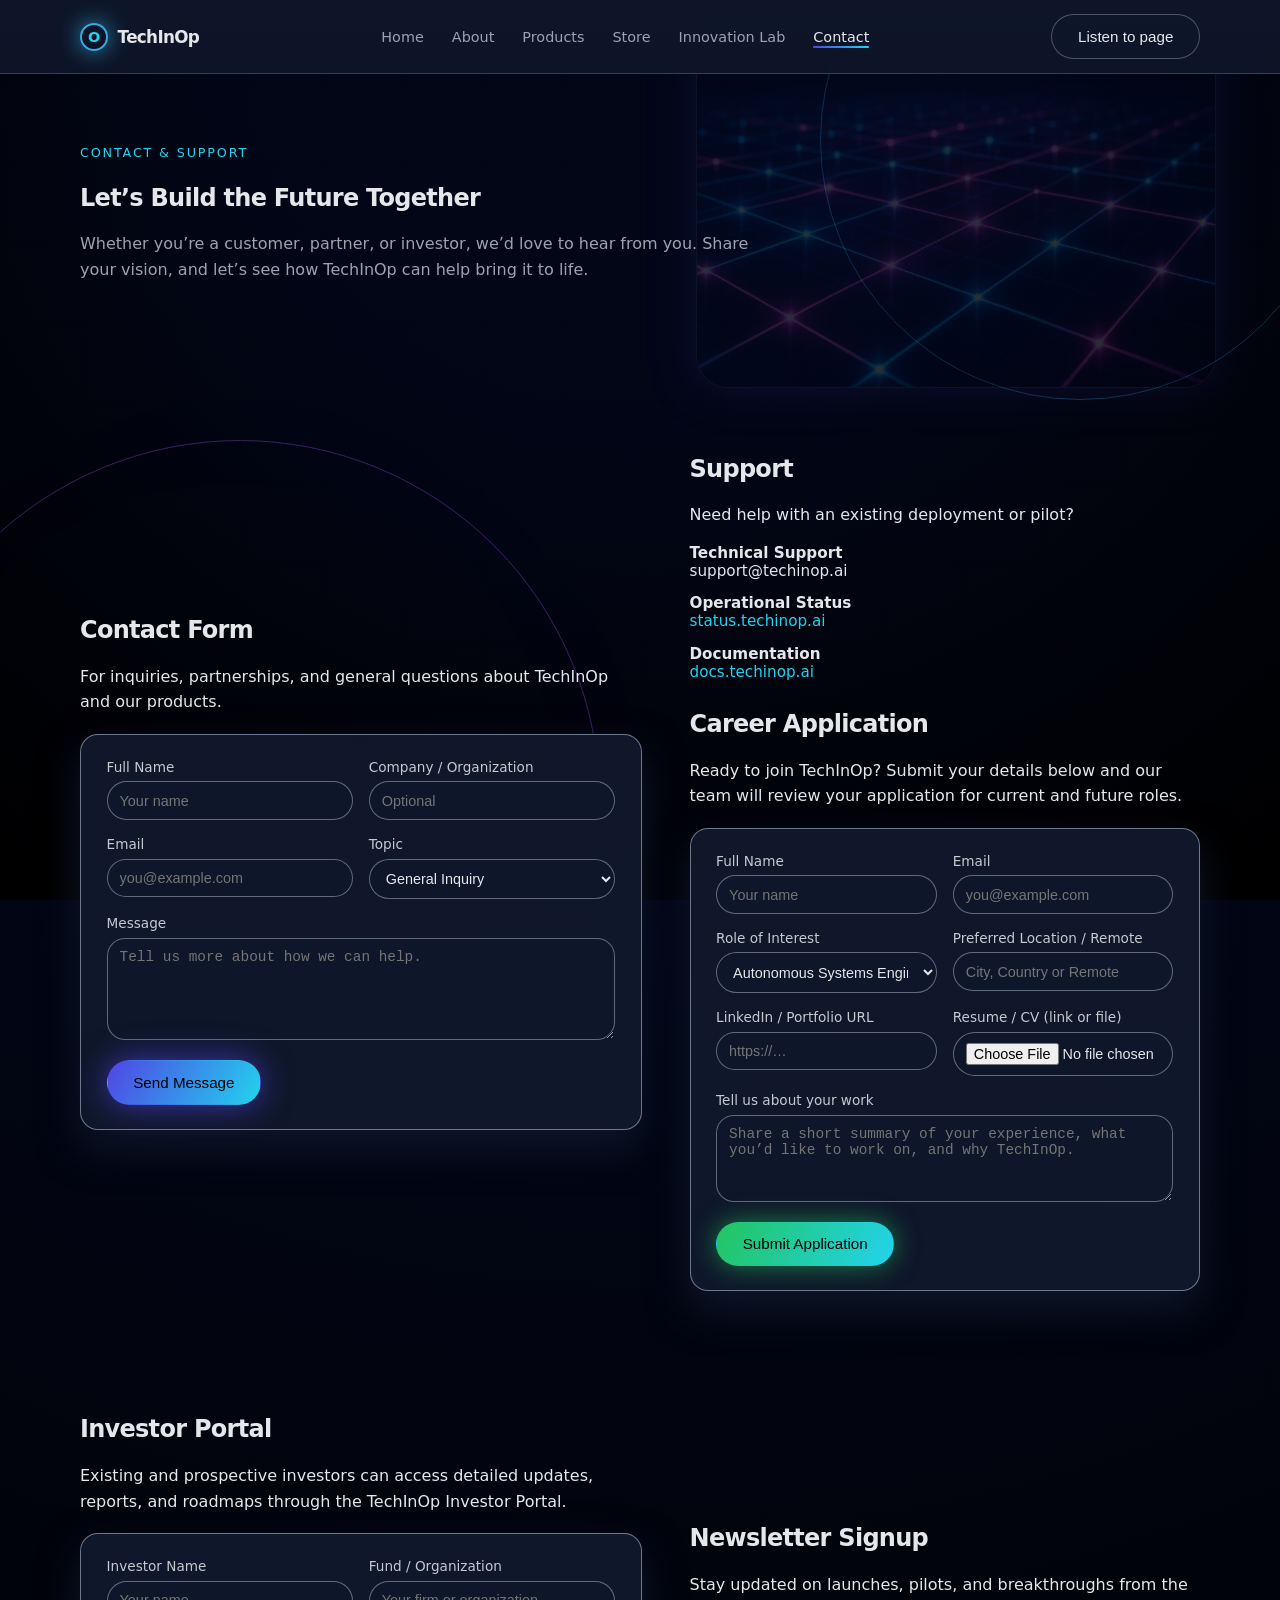
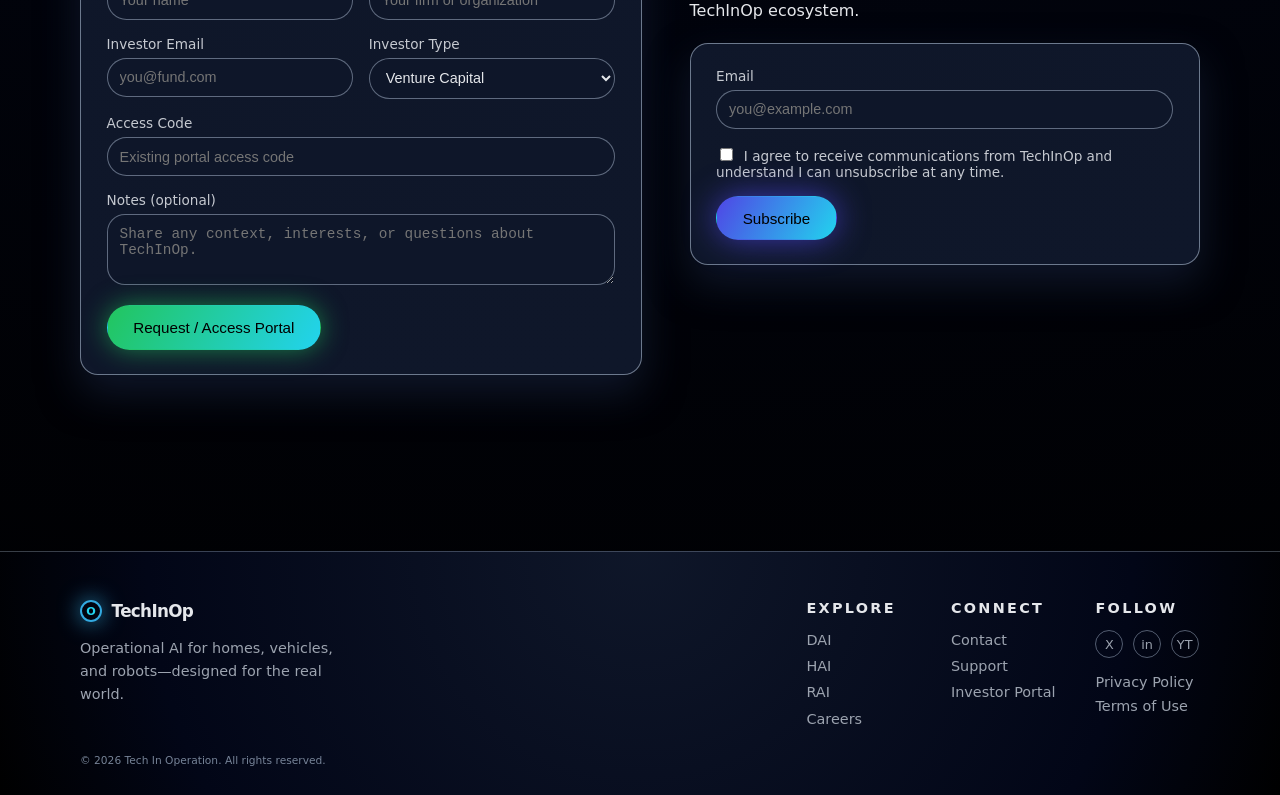
<file: contact.html>
<!DOCTYPE html>
<html lang="en">
<head>
  <meta charset="UTF-8" />
  <meta name="viewport"content="width=device-width, initial-scale=1.0" />
  <title>Contact &amp; Support | TechInOp</title>
  <link rel="stylesheet" href="assets/css/style.css" />
</head>
<body class="theme-dark">
  <div class="global-bg">
    <div class="bg-orbit orbit-1"></div>
    <div class="bg-orbit orbit-2"></div>
    <div class="bg-grid"></div>
  </div>

  <header class="site-header">
    <div class="container header-inner">
      <a href="index.html" class="logo">
        <span class="logo-mark">O</span>
        <span class="logo-text">TechInOp</span>
      </a>
      <nav class="nav">
        <button class="nav-toggle" aria-label="Toggle navigation">
          <span></span><span></span>
        </button>
        <ul class="nav-links">
          <li><a href="index.html">Home</a></li>
          <li><a href="about.html">About</a></li>
          <li><a href="products.html">Products</a></li>
          <li><a href="products.html#store">Store</a></li>
          <li><a href="innovation-lab.html">Innovation Lab</a></li>
          <li><a href="contact.html" class="active">Contact</a></li>
        </ul>
      </nav>
      <button type="button" class="btn btn-ghost listen-btn" aria-pressed="false" aria-label="Listen to this page">
        Listen to page
      </button>
    </div>
  </header>

  <main class="page">
    <section class="page-hero">
      <div class="container">
        <p class="eyebrow">Contact &amp; Support</p>
        <h1>Let’s Build the Future Together</h1>
        <p class="page-hero-subtitle">
          Whether you’re a customer, partner, or investor, we’d love to hear from you. Share your vision, and let’s see
          how TechInOp can help bring it to life.
        </p>
      </div>
      <div class="page-hero-media">
        <img src="assets/img/contact-grid.png" alt="Neon city grid representing connections" />
      </div>
    </section>

    <!-- Contact form -->
    <section class="section" id="contact">
      <div class="container grid-2">
        <div class="reveal">
          <h2>Contact Form</h2>
          <p>For inquiries, partnerships, and general questions about TechInOp and our products.</p>
          <form class="form-card" action="#" method="post">
            <div class="form-row">
              <div class="form-field">
                <label for="name">Full Name</label>
                <input type="text" id="name" name="name" placeholder="Your name" required />
              </div>
              <div class="form-field">
                <label for="company">Company / Organization</label>
                <input type="text" id="company" name="company" placeholder="Optional" />
              </div>
            </div>
            <div class="form-row">
              <div class="form-field">
                <label for="email">Email</label>
                <input type="email" id="email" name="email" placeholder="you@example.com" required />
              </div>
              <div class="form-field">
                <label for="topic">Topic</label>
                <select id="topic" name="topic">
                  <option value="general">General Inquiry</option>
                  <option value="product">Product Question</option>
                  <option value="partnership">Partnership</option>
                  <option value="media">Media / Press</option>
                  <option value="careers">Careers</option>
                </select>
              </div>
            </div>
            <div class="form-field">
              <label for="message">Message</label>
              <textarea id="message" name="message" rows="5" placeholder="Tell us more about how we can help." required></textarea>
            </div>
            <button type="submit" class="btn btn-primary">Send Message</button>
          </form>
        </div>
        <div class="reveal delay-1">
          <h2 id="support">Support</h2>
          <p>Need help with an existing deployment or pilot?</p>
          <ul class="support-list">
            <li><strong>Technical Support</strong><br />support@techinop.ai</li>
            <li><strong>Operational Status</strong><br /><a href="#">status.techinop.ai</a></li>
            <li><strong>Documentation</strong><br /><a href="#">docs.techinop.ai</a></li>
          </ul>
          <h2 id="careers">Career Application</h2>
          <p>
            Ready to join TechInOp? Submit your details below and our team will review your application for current and
            future roles.
          </p>
          <form class="form-card" action="#" method="post">
            <div class="form-row">
              <div class="form-field">
                <label for="career-name">Full Name</label>
                <input type="text" id="career-name" name="career-name" placeholder="Your name" required />
              </div>
              <div class="form-field">
                <label for="career-email">Email</label>
                <input type="email" id="career-email" name="career-email" placeholder="you@example.com" required />
              </div>
            </div>
            <div class="form-row">
              <div class="form-field">
                <label for="career-role">Role of Interest</label>
                <select id="career-role" name="career-role">
                  <option value="autonomous-systems">Autonomous Systems Engineer</option>
                  <option value="robotics-software">Robotics Software Engineer</option>
                  <option value="ai-product-designer">Product Designer, AI Interfaces</option>
                  <option value="ml-research">ML Research Engineer</option>
                  <option value="other">Other / Future Role</option>
                </select>
              </div>
              <div class="form-field">
                <label for="career-location">Preferred Location / Remote</label>
                <input type="text" id="career-location" name="career-location" placeholder="City, Country or Remote" />
              </div>
            </div>
            <div class="form-row">
              <div class="form-field">
                <label for="career-linkedin">LinkedIn / Portfolio URL</label>
                <input type="url" id="career-linkedin" name="career-linkedin" placeholder="https://…" />
              </div>
              <div class="form-field">
                <label for="career-resume">Resume / CV (link or file)</label>
                <input type="file" id="career-resume" name="career-resume" />
              </div>
            </div>
            <div class="form-field">
              <label for="career-message">Tell us about your work</label>
              <textarea
                id="career-message"
                name="career-message"
                rows="4"
                placeholder="Share a short summary of your experience, what you’d like to work on, and why TechInOp."
                required
              ></textarea>
            </div>
            <button type="submit" class="btn btn-secondary">Submit Application</button>
          </form>
        </div>
      </div>
    </section>

    <!-- Investor portal & newsletter -->
    <section class="section section-investor" id="investors">
      <div class="container grid-2">
        <div class="reveal">
          <h2>Investor Portal</h2>
          <p>
            Existing and prospective investors can access detailed updates, reports, and roadmaps through the TechInOp
            Investor Portal.
          </p>
          <form class="form-card" action="#" method="post">
            <div class="form-row">
              <div class="form-field">
                <label for="investor-name">Investor Name</label>
                <input type="text" id="investor-name" name="investor-name" placeholder="Your name" required />
              </div>
              <div class="form-field">
                <label for="investor-org">Fund / Organization</label>
                <input type="text" id="investor-org" name="investor-org" placeholder="Your firm or organization" />
              </div>
            </div>
            <div class="form-row">
              <div class="form-field">
                <label for="investor-email">Investor Email</label>
                <input type="email" id="investor-email" name="investor-email" placeholder="you@fund.com" required />
              </div>
              <div class="form-field">
                <label for="investor-type">Investor Type</label>
                <select id="investor-type" name="investor-type">
                  <option value="vc">Venture Capital</option>
                  <option value="pe">Private Equity</option>
                  <option value="strategic">Strategic / Corporate</option>
                  <option value="angel">Angel / Family Office</option>
                  <option value="other">Other</option>
                </select>
              </div>
            </div>
            <div class="form-field">
              <label for="access-code">Access Code</label>
              <input type="password" id="access-code" name="access-code" placeholder="Existing portal access code" />
            </div>
            <div class="form-field">
              <label for="investor-notes">Notes (optional)</label>
              <textarea
                id="investor-notes"
                name="investor-notes"
                rows="3"
                placeholder="Share any context, interests, or questions about TechInOp."
              ></textarea>
            </div>
            <button type="submit" class="btn btn-secondary">Request / Access Portal</button>
          </form>
        </div>
        <div class="reveal delay-1">
          <h2>Newsletter Signup</h2>
          <p>Stay updated on launches, pilots, and breakthroughs from the TechInOp ecosystem.</p>
          <form class="form-card" action="#" method="post">
            <div class="form-field">
              <label for="newsletter-email">Email</label>
              <input type="email" id="newsletter-email" name="newsletter-email" placeholder="you@example.com" required />
            </div>
            <div class="form-field checkbox-field">
              <label>
                <input type="checkbox" name="agree" required />
                I agree to receive communications from TechInOp and understand I can unsubscribe at any time.
              </label>
            </div>
            <button type="submit" class="btn btn-primary">Subscribe</button>
          </form>
        </div>
      </div>
    </section>
  </main>

  <footer class="site-footer">
    <div class="container footer-inner">
      <div class="footer-brand">
        <div class="logo mini">
          <span class="logo-mark">O</span>
          <span class="logo-text">TechInOp</span>
        </div>
        <p>Operational AI for homes, vehicles, and robots—designed for the real world.</p>
      </div>
      <div class="footer-links">
        <div>
          <h4>Explore</h4>
          <ul>
            <li><a href="products.html#dai">DAI</a></li>
            <li><a href="products.html#hai">HAI</a></li>
            <li><a href="products.html#rai">RAI</a></li>
            <li><a href="innovation-lab.html#careers">Careers</a></li>
          </ul>
        </div>
        <div>
          <h4>Connect</h4>
          <ul>
            <li><a href="#contact">Contact</a></li>
            <li><a href="#support">Support</a></li>
            <li><a href="#investors">Investor Portal</a></li>
          </ul>
        </div>
        <div>
          <h4>Follow</h4>
          <div class="social-links">
            <a href="#" aria-label="TechInOp on X">X</a>
            <a href="#" aria-label="TechInOp on LinkedIn">in</a>
            <a href="#" aria-label="TechInOp on YouTube">YT</a>
          </div>
          <ul class="legal-links">
            <li><a href="#">Privacy Policy</a></li>
            <li><a href="#">Terms of Use</a></li>
          </ul>
        </div>
      </div>
    </div>
    <div class="footer-bottom">
      <div class="container">
        <small>© <span id="year"></span> Tech In Operation. All rights reserved.</small>
      </div>
    </div>
  </footer>

  <script src="assets/js/main.js"></script>
</body>
</html>
</file>
<file: assets/css/style.css>
:root {
  --bg: #030712;
  --bg-alt: #050b18;
  --card-bg: rgba(10, 18, 40, 0.9);
  --card-bg-alt: rgba(5, 12, 30, 0.95);
  --accent: #4f46e5;
  --accent-soft: #22d3ee;
  --accent-rai: #a855f7;
  --text: #e5e7eb;
  --muted: #9ca3af;
  --border-subtle: rgba(148, 163, 184, 0.25);
  --radius-lg: 18px;
  --radius-md: 12px;
  --radius-pill: 999px;
  --shadow-soft: 0 10px 40px rgba(15, 23, 42, 0.8);
  --shadow-neon: 0 0 32px rgba(79, 70, 229, 0.7);
}

*,
*::before,
*::after {
  box-sizing: border-box;
}

html,
body {
  margin: 0;
  padding: 0;
  font-family: system-ui, -apple-system, BlinkMacSystemFont, "SF Pro Text", "Segoe UI", sans-serif;
  background: radial-gradient(circle at top, #020617 0, #020617 35%, #000 100%);
  color: var(--text);
}

body.theme-dark {
  min-height: 100vh;
  position: relative;
  overflow-x: hidden;
}

img,
video {
  max-width: 100%;
  display: block;
}

a {
  color: inherit;
  text-decoration: none;
}

main {
  position: relative;
  z-index: 1;
}

.container {
  width: min(1120px, 100% - 2.5rem);
  margin-inline: auto;
}

.grid-2 {
  display: grid;
  grid-template-columns: minmax(0, 1.1fr) minmax(0, 1fr);
  gap: 3rem;
  align-items: center;
}

.cards-3 {
  display: grid;
  grid-template-columns: repeat(3, minmax(0, 1fr));
  gap: 2rem;
}

.section {
  padding: 5rem 0;
}

.section-header {
  text-align: center;
  max-width: 640px;
  margin: 0 auto 3rem;
}

.section-header h2 {
  font-size: clamp(2rem, 3vw, 2.5rem);
  margin-bottom: 0.75rem;
}

.section-header p {
  color: var(--muted);
}

.eyebrow {
  text-transform: uppercase;
  letter-spacing: 0.14em;
  font-size: 0.8rem;
  color: var(--accent-soft);
  margin-bottom: 0.75rem;
}

h1,
h2,
h3,
h4 {
  font-weight: 600;
  letter-spacing: -0.03em;
}

p {
  line-height: 1.6;
}

.link-arrow {
  display: inline-flex;
  align-items: center;
  gap: 0.4rem;
  margin-top: 1.25rem;
  color: var(--accent-soft);
  font-weight: 500;
}

.link-arrow::after {
  content: "→";
  font-size: 0.9em;
  transition: transform 0.2s ease;
}

.link-arrow:hover::after {
  transform: translateX(3px);
}

.btn {
  display: inline-flex;
  align-items: center;
  justify-content: center;
  padding: 0.8rem 1.6rem;
  border-radius: var(--radius-pill);
  border: 1px solid transparent;
  font-size: 0.95rem;
  font-weight: 500;
  cursor: pointer;
  transition: background 0.18s ease, transform 0.18s ease, box-shadow 0.18s ease, border-color 0.18s ease,
    color 0.18s ease;
  position: relative;
  overflow: hidden;
}

.btn::before {
  content: "";
  position: absolute;
  inset: 0;
  opacity: 0;
  background: radial-gradient(circle at top left, rgba(56, 189, 248, 0.5), transparent 60%);
  transition: opacity 0.2s ease;
}

.btn:hover::before {
  opacity: 1;
}

.btn-primary {
  background: linear-gradient(120deg, #4f46e5, #22d3ee);
  box-shadow: var(--shadow-neon);
}

.btn-primary:hover {
  transform: translateY(-1px);
  box-shadow: 0 0 38px rgba(56, 189, 248, 0.9);
}

.btn-secondary {
  background: linear-gradient(120deg, #22c55e, #22d3ee);
  box-shadow: 0 0 26px rgba(34, 197, 94, 0.6);
}

.btn-secondary:hover {
  transform: translateY(-1px);
  box-shadow: 0 0 36px rgba(34, 197, 94, 0.9);
}

.btn-ghost {
  border-color: rgba(148, 163, 184, 0.45);
  color: var(--text);
  background: rgba(15, 23, 42, 0.7);
}

.btn-ghost:hover {
  border-color: var(--accent-soft);
  box-shadow: 0 0 18px rgba(34, 211, 238, 0.4);
}

.btn-outline {
  border-color: rgba(79, 70, 229, 0.9);
  color: var(--accent-soft);
  background: rgba(15, 23, 42, 0.4);
}

.btn-outline:hover {
  box-shadow: 0 0 22px rgba(79, 70, 229, 0.75);
  transform: translateY(-1px);
}

.global-bg {
  position: fixed;
  inset: 0;
  background: radial-gradient(circle at top, #020617 0, #020617 35%, #000 100%);
  overflow: hidden;
  z-index: 0;
  pointer-events: none;
}

.bg-grid {
  position: absolute;
  inset: 0;
  background-image: linear-gradient(rgba(15, 23, 42, 0.8) 1px, transparent 1px),
    linear-gradient(90deg, rgba(15, 23, 42, 0.8) 1px, transparent 1px);
  background-size: 80px 80px;
  opacity: 0.32;
  mix-blend-mode: soft-light;
}

.bg-orbit {
  position: absolute;
  border-radius: 50%;
  border: 1px solid rgba(56, 189, 248, 0.25);
  filter: drop-shadow(0 0 32px rgba(56, 189, 248, 0.4));
  animation: orbit-spin 26s linear infinite;
}

.orbit-1 {
  width: 520px;
  height: 520px;
  top: -120px;
  right: -60px;
}

.orbit-2 {
  width: 720px;
  height: 720px;
  bottom: -260px;
  left: -120px;
  animation-duration: 38s;
  border-color: rgba(168, 85, 247, 0.35);
  filter: drop-shadow(0 0 38px rgba(168, 85, 247, 0.6));
}

@keyframes orbit-spin {
  from {
    transform: rotate(0deg);
  }
  to {
    transform: rotate(360deg);
  }
}

.site-header {
  position: sticky;
  top: 0;
  z-index: 10;
  backdrop-filter: blur(18px);
  background: linear-gradient(to bottom, rgba(15, 23, 42, 0.94), rgba(15, 23, 42, 0.86));
  border-bottom: 1px solid rgba(148, 163, 184, 0.3);
}

.header-inner {
  display: flex;
  align-items: center;
  justify-content: space-between;
  padding: 0.9rem 0;
}

.logo {
  display: inline-flex;
  align-items: center;
  gap: 0.6rem;
}

.logo-mark {
  width: 28px;
  height: 28px;
  border-radius: 999px;
  border: 2px solid rgba(56, 189, 248, 0.9);
  display: inline-flex;
  align-items: center;
  justify-content: center;
  font-weight: 700;
  font-size: 0.9rem;
  color: var(--accent-soft);
  box-shadow: 0 0 22px rgba(56, 189, 248, 0.7);
}

.logo-text {
  font-weight: 600;
  font-size: 1.05rem;
  letter-spacing: -0.04em;
}

.logo.mini .logo-mark {
  width: 22px;
  height: 22px;
  font-size: 0.7rem;
}

.nav {
  display: flex;
  align-items: center;
  gap: 1.5rem;
}

.nav-links {
  list-style: none;
  display: flex;
  align-items: center;
  gap: 1.75rem;
  margin: 0;
  padding: 0;
}

.nav-links a {
  font-size: 0.9rem;
  color: var(--muted);
  position: relative;
  padding-bottom: 0.2rem;
}

.nav-links a::after {
  content: "";
  position: absolute;
  left: 0;
  right: 0;
  bottom: 0;
  height: 2px;
  border-radius: 999px;
  background: linear-gradient(90deg, #4f46e5, #22d3ee);
  opacity: 0;
  transform: scaleX(0.6);
  transform-origin: center;
  transition: opacity 0.16s ease, transform 0.16s ease;
}

.nav-links a:hover::after,
.nav-links a.active::after {
  opacity: 1;
  transform: scaleX(1);
}

.nav-links a.active {
  color: #e5e7eb;
}

.nav-toggle {
  display: none;
  width: 36px;
  height: 36px;
  border-radius: 999px;
  background: rgba(15, 23, 42, 0.9);
  border: 1px solid rgba(148, 163, 184, 0.5);
  align-items: center;
  justify-content: center;
  padding: 0;
}

.nav-toggle span {
  width: 18px;
  height: 2px;
  border-radius: 999px;
  background: #e5e7eb;
  display: block;
  position: relative;
}

.nav-toggle span + span {
  margin-top: 5px;
}

.hero {
  position: relative;
  padding: 4.5rem 0 4rem;
  overflow: hidden;
}

.hero-inner {
  display: grid;
  grid-template-columns: minmax(0, 1.2fr) minmax(0, 1fr);
  gap: 3.5rem;
  align-items: center;
  position: relative;
  z-index: 1;
}

.hero-subtitle {
  color: var(--muted);
  max-width: 36rem;
}

.hero h1 {
  font-size: clamp(2.5rem, 4vw, 3.25rem);
  margin: 0 0 1rem;
}

.neon-text {
  color: var(--accent-soft);
  text-shadow: 0 0 32px rgba(56, 189, 248, 0.85);
}

.hero-cta {
  margin-top: 1.8rem;
  display: flex;
  flex-wrap: wrap;
  gap: 0.8rem;
}

.hero-visual {
  position: relative;
}

.hero-orb {
  width: 260px;
  height: 260px;
  border-radius: 50%;
  margin-left: auto;
  background: radial-gradient(circle at 30% 20%, #38bdf8, #4f46e5 50%, #1e1b4b 100%);
  position: relative;
  box-shadow: 0 0 40px rgba(59, 130, 246, 0.8);
}

.hero-orb-core {
  position: absolute;
  inset: 50%;
  transform: translate(-50%, -50%);
  width: 86px;
  height: 86px;
  border-radius: 999px;
  border: 2px solid rgba(248, 250, 252, 0.9);
  display: flex;
  align-items: center;
  justify-content: center;
  font-weight: 700;
  font-size: 2.2rem;
  color: #e0f2fe;
  text-shadow: 0 0 18px rgba(248, 250, 252, 0.9);
  box-shadow: 0 0 32px rgba(248, 250, 252, 0.7);
}

.hero-orb-ring {
  position: absolute;
  inset: 16px;
  border-radius: 50%;
  border: 1px dashed rgba(226, 232, 240, 0.75);
  animation: ring-spin 18s linear infinite;
}

.hero-orb-ring.ring-2 {
  inset: 40px;
  border-style: solid;
  border-color: rgba(56, 189, 248, 0.55);
  animation-duration: 26s;
}

.hero-orb-ring.ring-3 {
  inset: 64px;
  border-style: dotted;
  border-color: rgba(168, 85, 247, 0.7);
  animation-duration: 34s;
}

@keyframes ring-spin {
  from {
    transform: rotate(0deg);
  }
  to {
    transform: rotate(360deg);
  }
}

.hero-caption {
  margin-top: 1rem;
  color: var(--muted);
  font-size: 0.9rem;
}

.hero-video-bg {
  position: absolute;
  inset: 0;
  width: 100%;
  height: 100%;
  object-fit: cover;
  opacity: 0.14;
  mix-blend-mode: screen;
  filter: saturate(1.4) contrast(1.05);
  z-index: 0;
}

.section-about-preview {
  padding-top: 1.5rem;
}

.values-grid {
  display: grid;
  grid-template-columns: repeat(2, minmax(0, 1fr));
  gap: 1.4rem;
}

.value-card {
  border-radius: var(--radius-md);
  padding: 1.1rem 1.3rem;
  background: radial-gradient(circle at top left, rgba(56, 189, 248, 0.15), rgba(15, 23, 42, 0.96));
  border: 1px solid rgba(148, 163, 184, 0.4);
  box-shadow: 0 18px 40px rgba(15, 23, 42, 0.95);
}

.value-card h3 {
  font-size: 1rem;
  margin-top: 0;
  margin-bottom: 0.35rem;
}

.value-card p {
  font-size: 0.9rem;
  color: var(--muted);
}

.section-products {
  padding-top: 1.5rem;
}

.product-card {
  border-radius: var(--radius-lg);
  padding: 1.7rem 1.7rem 1.4rem;
  background: radial-gradient(circle at top, rgba(79, 70, 229, 0.65), rgba(15, 23, 42, 0.98));
  border: 1px solid rgba(129, 140, 248, 0.65);
  box-shadow: var(--shadow-soft), 0 0 34px rgba(79, 70, 229, 0.7);
  position: relative;
  overflow: hidden;
}

.product-card:nth-child(2) {
  background: radial-gradient(circle at top, rgba(34, 197, 94, 0.6), rgba(15, 23, 42, 0.98));
  border-color: rgba(74, 222, 128, 0.65);
  box-shadow: var(--shadow-soft), 0 0 34px rgba(34, 197, 94, 0.7);
}

.product-card:nth-child(3) {
  background: radial-gradient(circle at top, rgba(168, 85, 247, 0.7), rgba(15, 23, 42, 0.98));
  border-color: rgba(216, 180, 254, 0.8);
  box-shadow: var(--shadow-soft), 0 0 34px rgba(168, 85, 247, 0.8);
}

.product-icon {
  font-size: 2rem;
  margin-bottom: 0.5rem;
}

.product-card h3 {
  margin: 0 0 0.3rem;
}

.product-tagline {
  color: #e5e7eb;
  font-size: 0.95rem;
  margin-bottom: 0.9rem;
}

.product-card ul {
  padding-left: 1.1rem;
  color: #e5e7eb;
  font-size: 0.9rem;
}

.product-card li + li {
  margin-top: 0.3rem;
}

.section-lab {
  padding-top: 1.5rem;
}

.lab-map {
  position: relative;
  width: 260px;
  height: 260px;
  margin-left: auto;
  border-radius: 50%;
  background: radial-gradient(circle at center, rgba(15, 23, 42, 0.9), rgba(15, 23, 42, 0.98));
  border: 1px solid rgba(148, 163, 184, 0.55);
  box-shadow: 0 0 32px rgba(56, 189, 248, 0.6);
}

.lab-node {
  position: absolute;
  width: 60px;
  height: 60px;
  border-radius: 999px;
  display: flex;
  align-items: center;
  justify-content: center;
  font-weight: 600;
  font-size: 0.9rem;
  text-shadow: 0 0 18px rgba(15, 23, 42, 0.9);
}

.node-dai {
  bottom: 25px;
  left: 22px;
  background: radial-gradient(circle at top, rgba(59, 130, 246, 0.9), rgba(15, 23, 42, 1));
}

.node-hai {
  bottom: 25px;
  right: 22px;
  background: radial-gradient(circle at top, rgba(34, 197, 94, 0.9), rgba(15, 23, 42, 1));
}

.node-rai {
  top: 28px;
  left: 50%;
  transform: translateX(-50%);
  background: radial-gradient(circle at top, rgba(168, 85, 247, 0.9), rgba(15, 23, 42, 1));
}

.lab-lines {
  position: absolute;
  inset: 0;
  stroke: rgba(148, 163, 184, 0.9);
  stroke-width: 1.3;
  filter: drop-shadow(0 0 14px rgba(59, 130, 246, 0.7));
}

.lab-caption {
  margin-top: 1rem;
  color: var(--muted);
  font-size: 0.9rem;
}

.section-careers {
  padding: 4rem 0 4.5rem;
  background: radial-gradient(circle at top, rgba(34, 197, 94, 0.14), rgba(15, 23, 42, 0.98));
  border-top: 1px solid rgba(34, 197, 94, 0.35);
  border-bottom: 1px solid rgba(34, 197, 94, 0.35);
}

.careers-inner {
  display: flex;
  align-items: center;
  justify-content: space-between;
  gap: 2.5rem;
}

.careers-inner p {
  max-width: 32rem;
}

.site-footer {
  position: relative;
  z-index: 1;
  padding-top: 3rem;
  padding-bottom: 1.8rem;
  background: radial-gradient(circle at top, rgba(15, 23, 42, 0.98), #020617 72%, #000 100%);
  border-top: 1px solid rgba(148, 163, 184, 0.38);
  margin-top: 3rem;
}

.footer-inner {
  display: flex;
  justify-content: space-between;
  gap: 3rem;
}

.footer-brand {
  max-width: 280px;
}

.footer-brand p {
  color: var(--muted);
  font-size: 0.9rem;
}

.footer-links {
  display: grid;
  grid-template-columns: repeat(3, minmax(0, 1fr));
  gap: 2.5rem;
}

.footer-links h4 {
  font-size: 0.9rem;
  text-transform: uppercase;
  letter-spacing: 0.16em;
  margin-top: 0;
  margin-bottom: 0.9rem;
  color: #e5e7eb;
}

.footer-links ul {
  list-style: none;
  margin: 0;
  padding: 0;
}

.footer-links li + li {
  margin-top: 0.45rem;
}

.footer-links a {
  font-size: 0.9rem;
  color: var(--muted);
}

.footer-links a:hover {
  color: #e5e7eb;
}

.social-links {
  display: flex;
  gap: 0.6rem;
  margin-bottom: 0.9rem;
}

.social-links a {
  width: 28px;
  height: 28px;
  border-radius: 999px;
  border: 1px solid rgba(148, 163, 184, 0.55);
  display: flex;
  align-items: center;
  justify-content: center;
  font-size: 0.8rem;
}

.social-links a:hover {
  border-color: var(--accent-soft);
  box-shadow: 0 0 16px rgba(56, 189, 248, 0.6);
}

.legal-links {
  list-style: none;
  padding: 0;
  margin: 0;
}

.legal-links li + li {
  margin-top: 0.3rem;
}

.footer-bottom {
  margin-top: 1.5rem;
  font-size: 0.8rem;
  color: rgba(148, 163, 184, 0.8);
}

.page {
  padding-bottom: 3rem;
}

.page-hero {
  position: relative;
  padding: 3.5rem 0 3.5rem;
}

.page-hero-subtitle {
  color: var(--muted);
  max-width: 42rem;
}

.page-hero-media {
  position: absolute;
  inset: 0;
  pointer-events: none;
  opacity: 0.16;
  mix-blend-mode: screen;
  display: flex;
  justify-content: flex-end;
  align-items: center;
  padding-right: 4rem;
}

.page-hero-media img,
.page-hero-media video {
  width: min(520px, 60%);
  border-radius: 32px;
  border: 1px solid rgba(148, 163, 184, 0.55);
  box-shadow: 0 0 40px rgba(79, 70, 229, 0.8);
}

.section-founder {
  padding-top: 1.5rem;
}

.founder-frame {
  position: relative;
  max-width: 320px;
}

.founder-frame img {
  border-radius: 28px;
  border: 1px solid rgba(148, 163, 184, 0.5);
  box-shadow: 0 18px 45px rgba(15, 23, 42, 1), 0 0 40px rgba(79, 70, 229, 0.7);
}

.founder-glow {
  position: absolute;
  inset: 12%;
  border-radius: 999px;
  background: radial-gradient(circle at top, rgba(56, 189, 248, 0.4), transparent 75%);
  filter: blur(18px);
  opacity: 0.8;
  mix-blend-mode: screen;
}

.founder-signoff {
  margin-top: 1.5rem;
  color: var(--muted);
}

.section-timeline {
  padding-top: 2rem;
}

.timeline {
  position: relative;
  margin-top: 2rem;
}

.timeline::before {
  content: "";
  position: absolute;
  left: 18px;
  top: 0;
  bottom: 0;
  width: 2px;
  background: linear-gradient(to bottom, rgba(79, 70, 229, 0.9), rgba(56, 189, 248, 0.9));
  opacity: 0.6;
}

.timeline-item {
  position: relative;
  padding-left: 3.5rem;
  margin-bottom: 1.8rem;
}

.timeline-dot {
  position: absolute;
  left: 10px;
  top: 0.35rem;
  width: 16px;
  height: 16px;
  border-radius: 999px;
  background: radial-gradient(circle at center, #e5e7eb, #4f46e5);
  box-shadow: 0 0 18px rgba(79, 70, 229, 0.9);
}

.timeline-content h3 {
  margin-top: 0;
  margin-bottom: 0.3rem;
}

.timeline-content p {
  color: var(--muted);
  font-size: 0.95rem;
}

.section-product-detail {
  padding-top: 3rem;
}

.section-product-detail.alt {
  background: radial-gradient(circle at top, rgba(15, 23, 42, 0.98), rgba(15, 23, 42, 1));
}

.feature-list {
  list-style: none;
  padding: 0;
  margin-top: 1.2rem;
}

.feature-list li {
  position: relative;
  padding-left: 1.5rem;
  font-size: 0.95rem;
  color: var(--muted);
}

.feature-list li::before {
  content: "";
  position: absolute;
  left: 0;
  top: 0.55rem;
  width: 6px;
  height: 6px;
  border-radius: 999px;
  background: linear-gradient(120deg, #4f46e5, #22d3ee);
  box-shadow: 0 0 14px rgba(56, 189, 248, 0.9);
}

.feature-list li + li {
  margin-top: 0.5rem;
}

.media-stack {
  display: grid;
  gap: 1.5rem;
}

.media-card {
  border-radius: 22px;
  overflow: hidden;
  border: 1px solid rgba(148, 163, 184, 0.6);
  background: radial-gradient(circle at top, rgba(15, 23, 42, 0.98), rgba(15, 23, 42, 1));
  box-shadow: 0 18px 40px rgba(15, 23, 42, 0.98), 0 0 32px rgba(59, 130, 246, 0.7);
}

.media-card video,
.media-card img {
  width: 100%;
  height: 100%;
  object-fit: cover;
}

.floating-video {
  position: relative;
}

.floating-video .media-label {
  position: absolute;
  bottom: 1rem;
  left: 1rem;
  padding: 0.35rem 0.75rem;
  border-radius: 999px;
  background: rgba(15, 23, 42, 0.9);
  border: 1px solid rgba(148, 163, 184, 0.7);
  font-size: 0.78rem;
  color: #e5e7eb;
}

.use-cases {
  margin-top: 2.5rem;
}

.use-case-card {
  border-radius: var(--radius-md);
  padding: 1.2rem 1.3rem;
  background: radial-gradient(circle at top left, rgba(34, 211, 238, 0.2), rgba(15, 23, 42, 0.98));
  border: 1px solid rgba(148, 163, 184, 0.5);
}

.use-case-card h4 {
  margin-top: 0;
  margin-bottom: 0.4rem;
  font-size: 1rem;
}

.use-case-card p {
  font-size: 0.9rem;
  color: var(--muted);
}

.demo-grid {
  align-items: stretch;
}

.demo-card {
  border-radius: var(--radius-lg);
  background: radial-gradient(circle at top, rgba(79, 70, 229, 0.7), rgba(15, 23, 42, 0.98));
  border: 1px solid rgba(129, 140, 248, 0.8);
  box-shadow: var(--shadow-soft), 0 0 34px rgba(79, 70, 229, 0.8);
  overflow: hidden;
  display: flex;
  flex-direction: column;
}

.demo-video {
  border-bottom: 1px solid rgba(129, 140, 248, 0.6);
}

.demo-card h3 {
  margin: 1.1rem 1.2rem 0.5rem;
}

.demo-card p {
  margin: 0 1.2rem 1.3rem;
  color: #e5e7eb;
  font-size: 0.92rem;
}

.section-lab-ecosystem {
  padding-top: 1.5rem;
}

.careers-list {
  display: grid;
  grid-template-columns: repeat(2, minmax(0, 1fr));
  gap: 1.3rem;
  margin-top: 1.8rem;
}

.career-card {
  border-radius: var(--radius-md);
  padding: 1.1rem 1.2rem;
  background: radial-gradient(circle at top left, rgba(168, 85, 247, 0.2), rgba(15, 23, 42, 0.98));
  border: 1px solid rgba(192, 132, 252, 0.75);
}

.career-card h3 {
  margin-top: 0;
  margin-bottom: 0.5rem;
  font-size: 1rem;
}

.career-card p {
  margin: 0;
  color: var(--muted);
  font-size: 0.9rem;
}

.careers-cta {
  margin-top: 2rem;
  text-align: center;
}

.section-investor {
  padding-top: 1.5rem;
}

.form-card {
  margin-top: 1.2rem;
  padding: 1.5rem 1.6rem;
  border-radius: var(--radius-lg);
  background: radial-gradient(circle at top, rgba(15, 23, 42, 0.98), rgba(15, 23, 42, 1));
  border: 1px solid rgba(148, 163, 184, 0.7);
  box-shadow: 0 18px 40px rgba(15, 23, 42, 1);
}

.form-row {
  display: grid;
  grid-template-columns: repeat(2, minmax(0, 1fr));
  gap: 1rem;
}

.form-field {
  margin-bottom: 1rem;
}

.form-field label {
  display: block;
  font-size: 0.85rem;
  margin-bottom: 0.4rem;
  color: rgba(209, 213, 219, 0.94);
}

.form-field input,
.form-field select,
.form-field textarea {
  width: 100%;
  padding: 0.65rem 0.75rem;
  border-radius: 999px;
  border: 1px solid rgba(148, 163, 184, 0.6);
  background: rgba(15, 23, 42, 0.95);
  color: #e5e7eb;
  font-size: 0.9rem;
  outline: none;
}

.form-field textarea {
  border-radius: 18px;
  resize: vertical;
}

.form-field input:focus,
.form-field select:focus,
.form-field textarea:focus {
  border-color: var(--accent-soft);
  box-shadow: 0 0 0 1px rgba(56, 189, 248, 0.6);
}

.checkbox-field input[type="checkbox"] {
  width: auto;
  margin-right: 0.4rem;
}

.support-list {
  list-style: none;
  padding: 0;
  margin-top: 1rem;
  margin-bottom: 1.8rem;
}

.support-list li {
  margin-bottom: 0.9rem;
  font-size: 0.95rem;
}

.support-list a {
  color: var(--accent-soft);
}

.reveal {
  opacity: 0;
  transform: translateY(18px);
  transition: opacity 0.45s ease, transform 0.45s ease;
}

.reveal.visible {
  opacity: 1;
  transform: translateY(0);
}

.reveal.delay-1 {
  transition-delay: 0.12s;
}

.reveal.delay-2 {
  transition-delay: 0.24s;
}

.reveal.delay-3 {
  transition-delay: 0.36s;
}

@media (max-width: 960px) {
  .hero-inner,
  .grid-2 {
    grid-template-columns: minmax(0, 1fr);
  }

  .hero-visual,
  .lab-map {
    margin-inline: auto;
  }

  .cards-3 {
    grid-template-columns: repeat(2, minmax(0, 1fr));
  }

  .careers-inner {
    flex-direction: column;
    align-items: flex-start;
  }

  .footer-inner {
    flex-direction: column;
  }

  .page-hero-media {
    position: static;
    opacity: 1;
    margin-top: 2rem;
    padding-right: 0;
  }
}

@media (max-width: 768px) {
  .header-inner {
    padding-block: 0.7rem;
  }

  .nav-toggle {
    display: inline-flex;
  }

  .nav-links {
    position: absolute;
    right: 1.25rem;
    top: 3.2rem;
    flex-direction: column;
    align-items: flex-start;
    gap: 0.75rem;
    padding: 0.9rem 1.1rem;
    background: rgba(15, 23, 42, 0.98);
    border-radius: 18px;
    border: 1px solid rgba(148, 163, 184, 0.55);
    box-shadow: 0 18px 40px rgba(15, 23, 42, 1);
    opacity: 0;
    pointer-events: none;
    transform: translateY(8px);
    transition: opacity 0.18s ease, transform 0.18s ease;
  }

  .nav-links.open {
    opacity: 1;
    pointer-events: auto;
    transform: translateY(0);
  }

  .cards-3 {
    grid-template-columns: minmax(0, 1fr);
  }

  .careers-list {
    grid-template-columns: minmax(0, 1fr);
  }

  .footer-links {
    grid-template-columns: minmax(0, 1fr);
  }

  .section {
    padding-inline: 0;
  }

  .section,
  .section-careers {
    padding-block: 3.5rem;
  }

  .page-hero {
    padding-top: 3rem;
  }

  .page-hero-media img,
  .page-hero-media video {
    width: 100%;
  }

  .form-row {
    grid-template-columns: minmax(0, 1fr);
  }
}
</file>
